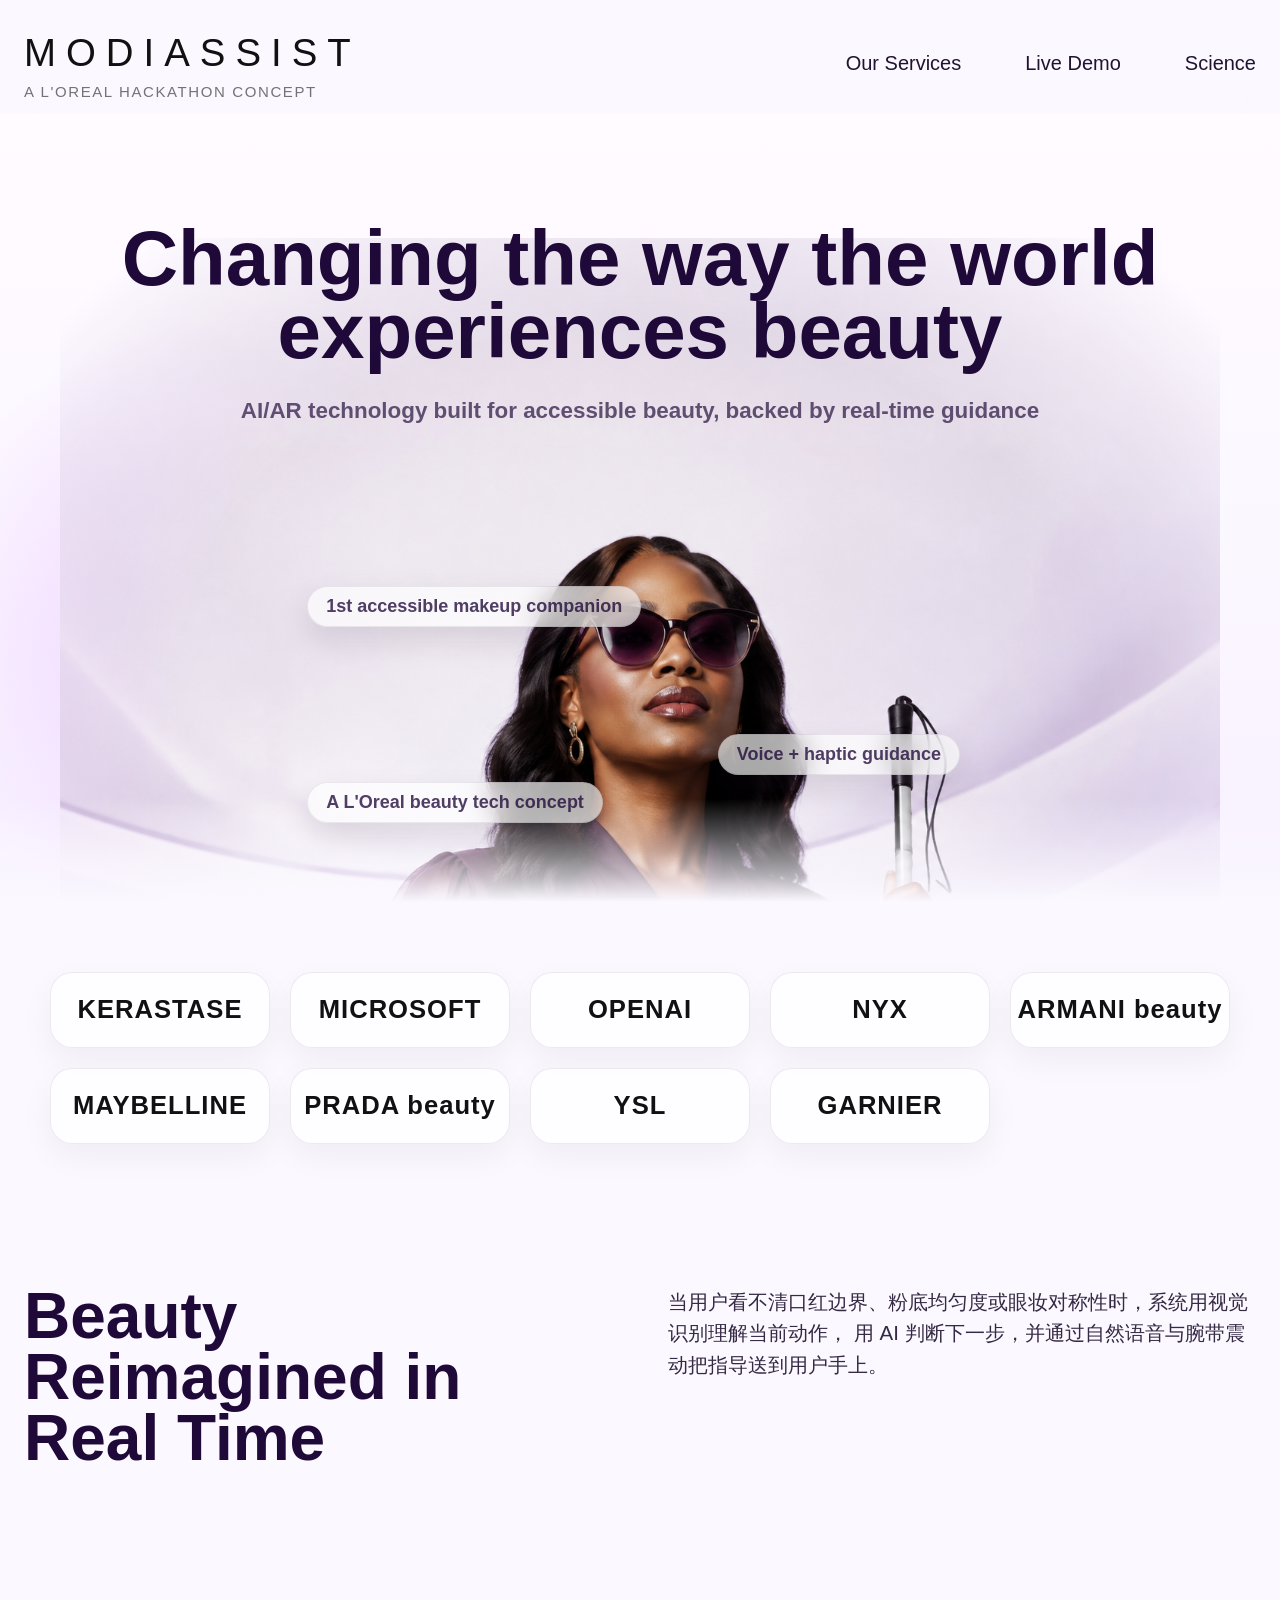
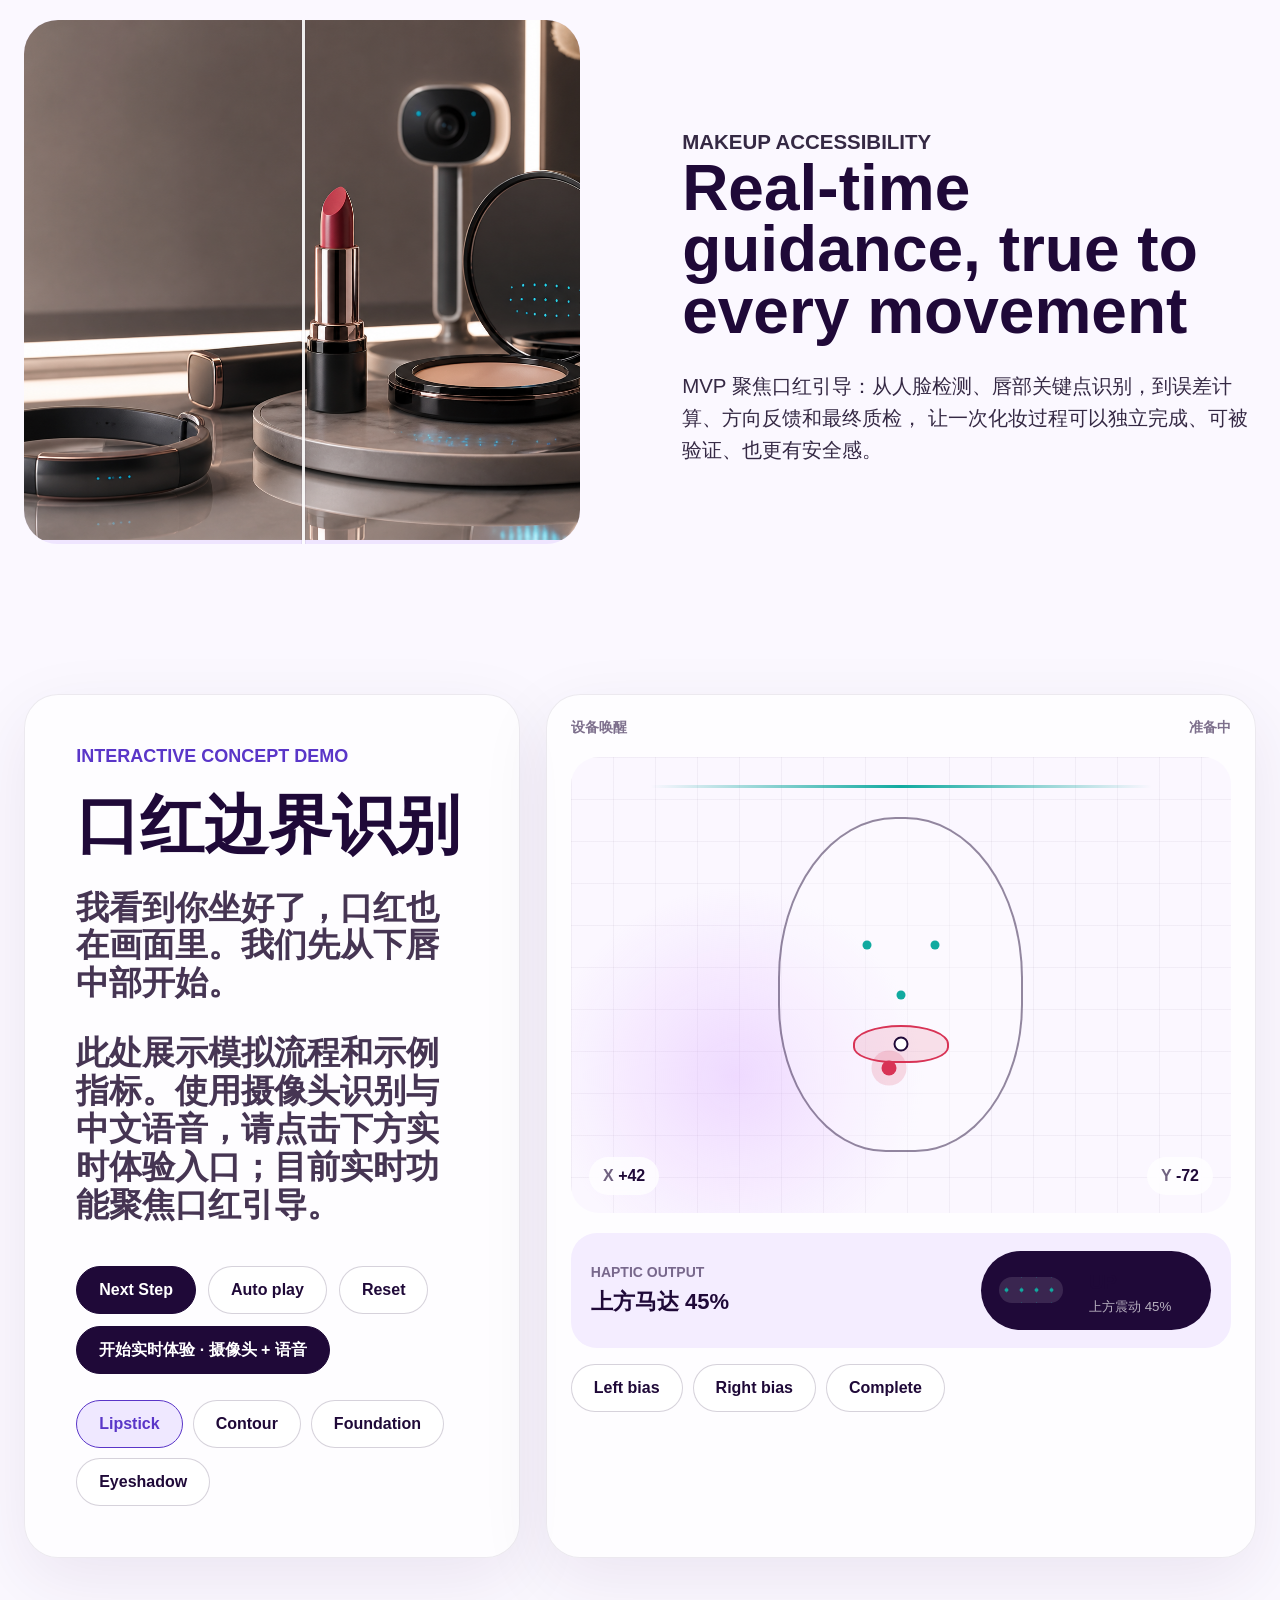
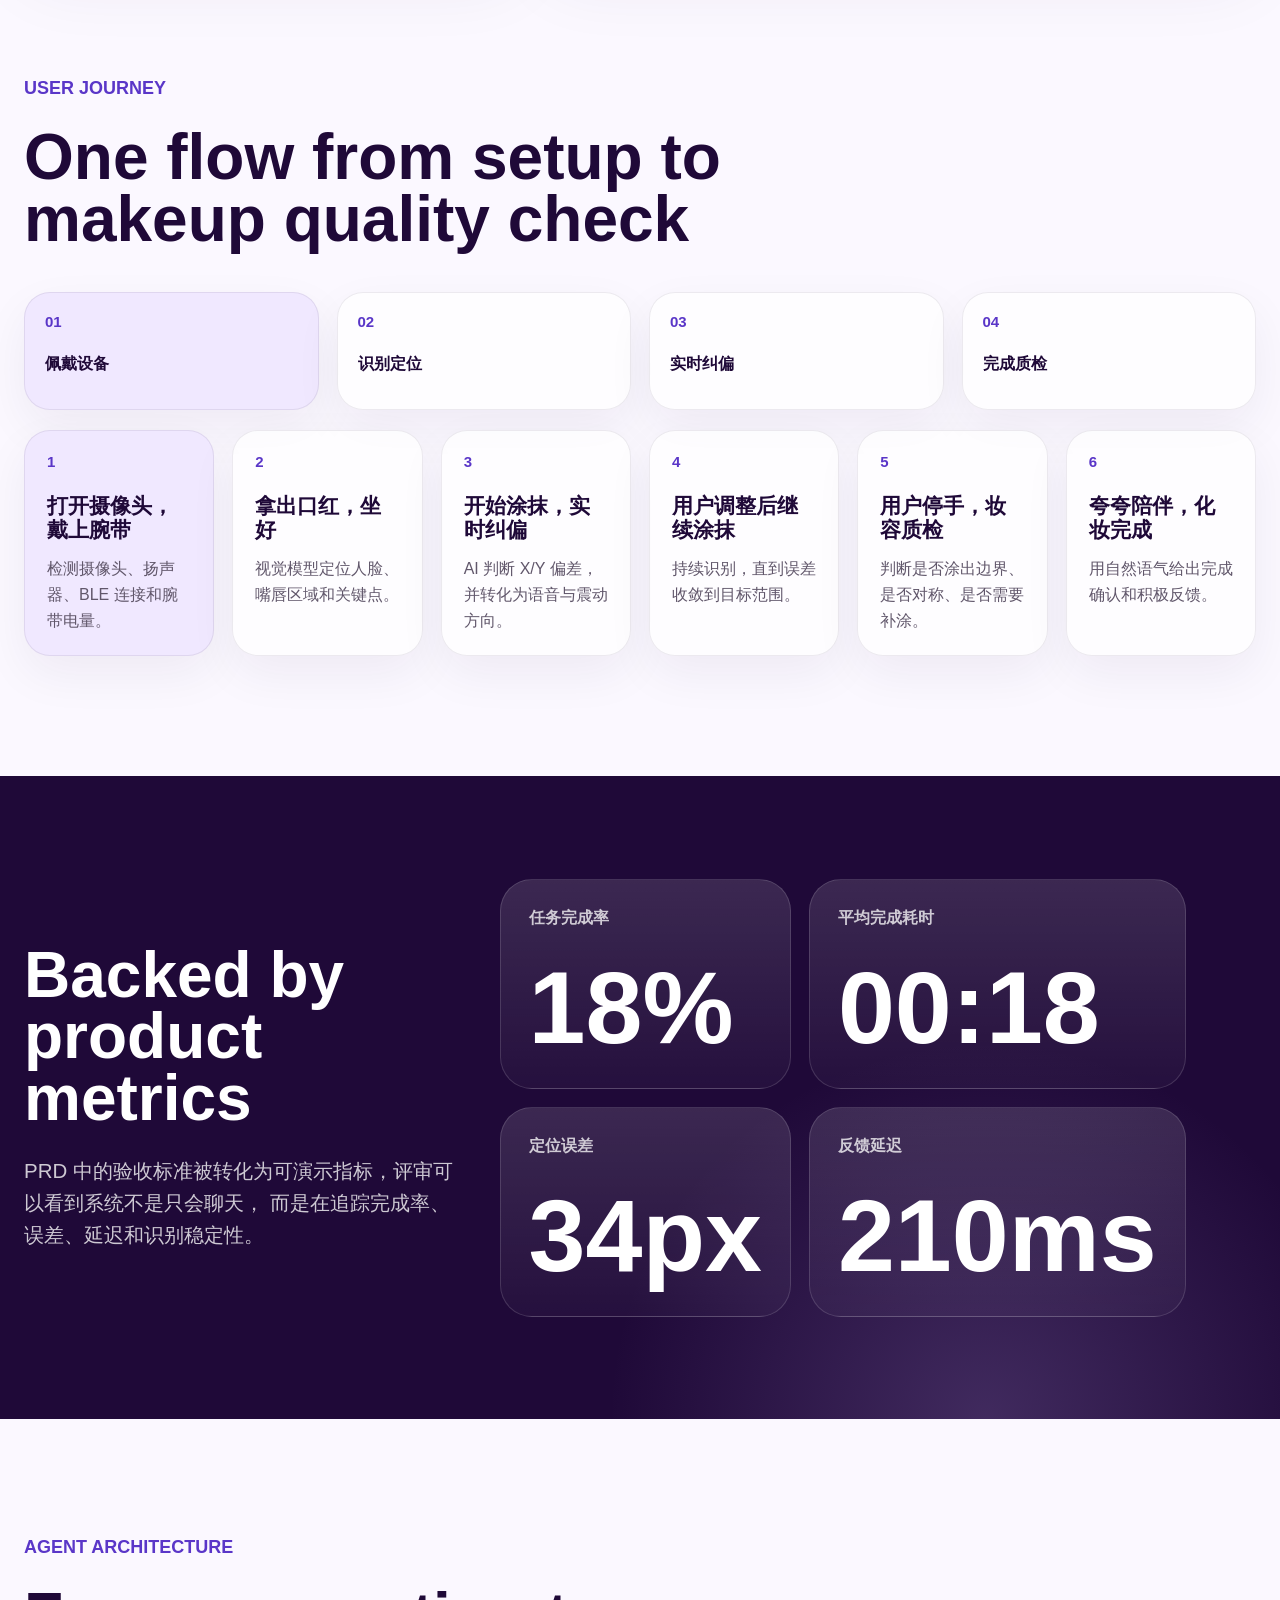
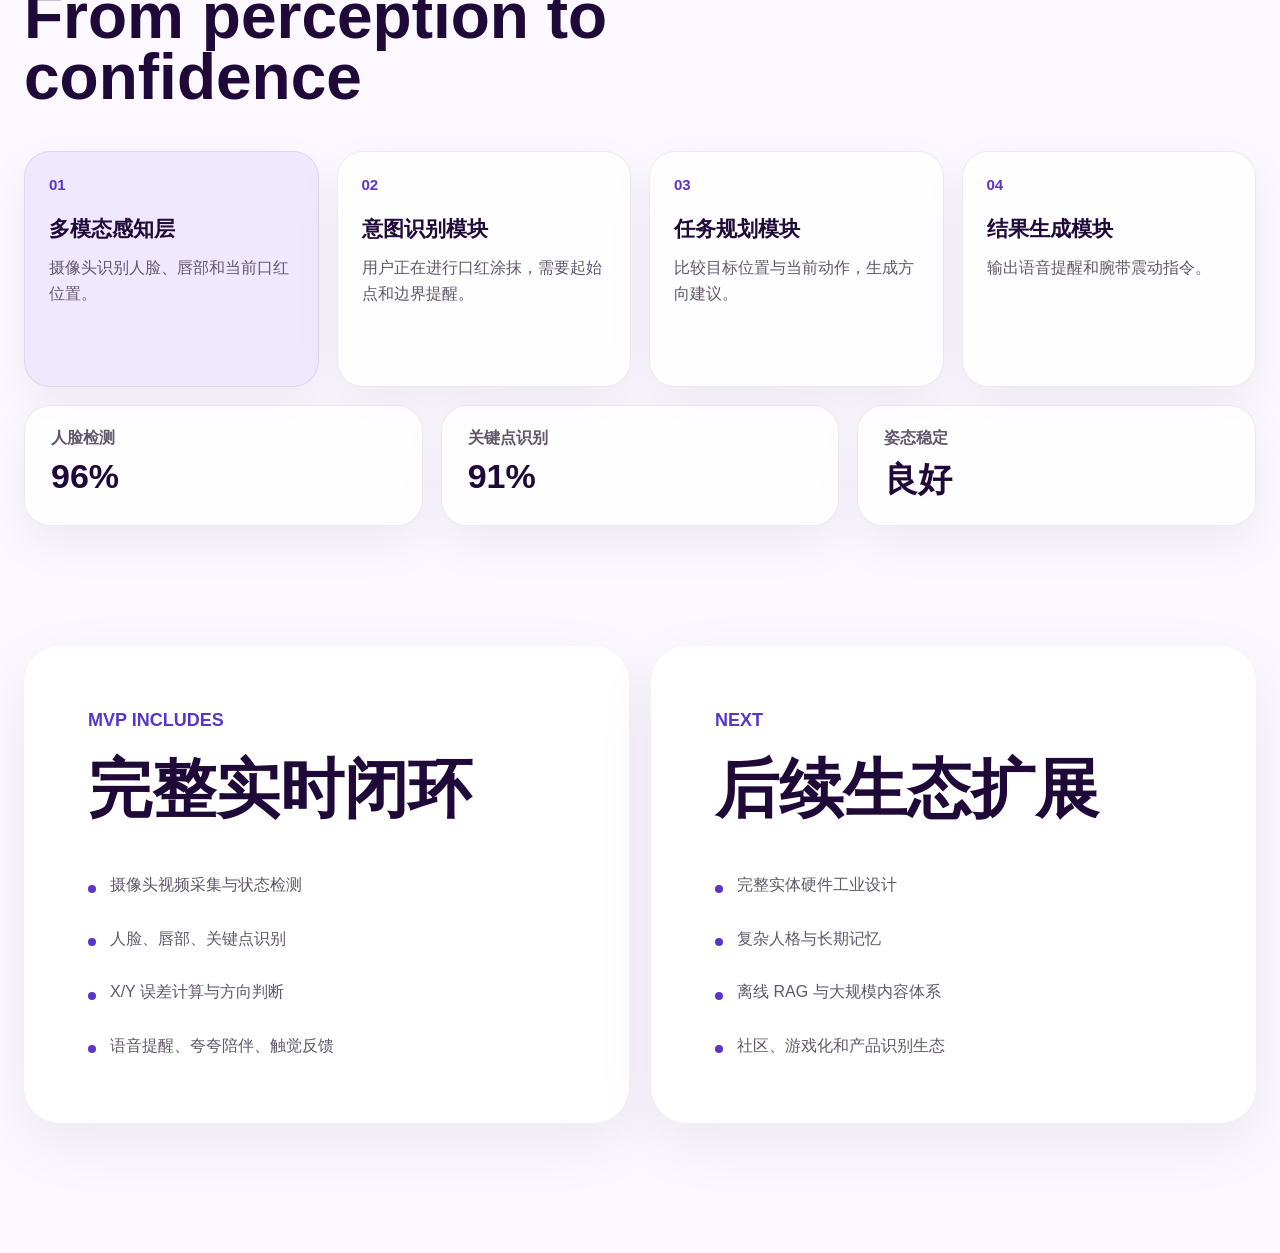
<file: web/index.html>
<!doctype html>
<html lang="zh-CN">
  <head>
    <meta charset="UTF-8" />
    <meta name="viewport" content="width=device-width, initial-scale=1.0" />
    <title>MODIASSIST - Accessible Beauty Technology</title>
    <meta
      name="description"
      content="A ModiFace-inspired web demo for AI makeup guidance with voice and haptic feedback."
    />
    <link rel="stylesheet" href="./styles.css?v=blind-hero" />
  </head>
  <body>
    <header class="nav">
      <a class="logo" href="#top" aria-label="MODIASSIST">
        <strong>MODIASSIST</strong>
        <span>A L'OREAL HACKATHON CONCEPT</span>
      </a>
      <nav aria-label="页面导航">
        <a href="#services">Our Services</a>
        <a href="#demo">Live Demo</a>
        <a href="#science">Science</a>
      </nav>
    </header>

    <main id="top">
      <section class="hero">
        <div class="hero-content">
          <h1>Changing the way the world experiences beauty</h1>
          <p>AI/AR technology built for accessible beauty, backed by real-time guidance</p>
        </div>
        <img class="hero-person" src="./assets/blind-hero.png" alt="佩戴墨镜并手持白杖的时尚视障女性" />
        <div class="hero-chip chip-one">1st accessible makeup companion</div>
        <div class="hero-chip chip-two">Voice + haptic guidance</div>
        <div class="hero-chip chip-three">A L'Oreal beauty tech concept</div>
      </section>

      <section class="brand-cloud" aria-label="合作品牌示意">
        <div>KERASTASE</div>
        <div>MICROSOFT</div>
        <div>OPENAI</div>
        <div>NYX</div>
        <div>ARMANI beauty</div>
        <div>MAYBELLINE</div>
        <div>PRADA beauty</div>
        <div>YSL</div>
        <div>GARNIER</div>
      </section>

      <section class="manifesto" id="services">
        <h2>Beauty Reimagined in Real Time</h2>
        <p>
          当用户看不清口红边界、粉底均匀度或眼妆对称性时，系统用视觉识别理解当前动作，
          用 AI 判断下一步，并通过自然语音与腕带震动把指导送到用户手上。
        </p>
      </section>

      <section class="feature-split">
        <figure>
          <img src="./assets/beauty-agent-product.png" alt="口红、摄像头和触觉腕带产品概念图" />
          <span class="before-after-line"></span>
        </figure>
        <div>
          <p class="eyebrow">MAKEUP ACCESSIBILITY</p>
          <h2>Real-time guidance, true to every movement</h2>
          <p>
            MVP 聚焦口红引导：从人脸检测、唇部关键点识别，到误差计算、方向反馈和最终质检，
            让一次化妆过程可以独立完成、可被验证、也更有安全感。
          </p>
        </div>
      </section>

      <section class="live-demo" id="demo">
        <div class="demo-copy">
          <p class="eyebrow">INTERACTIVE CONCEPT DEMO</p>
          <h2 id="cameraTitle">口红边界识别</h2>
          <p id="voiceText">接下来要往左边多涂一点哦，左侧震动会提醒你。</p>
          <p>此处展示模拟流程和示例指标。使用摄像头识别与中文语音，请点击下方实时体验入口；目前实时功能聚焦口红引导。</p>
          <div class="demo-actions">
            <button class="primary-action" id="nextStep" type="button">Next Step</button>
            <button class="ghost-action" id="autoRun" type="button">Auto play</button>
            <button class="ghost-action" id="resetTop" type="button">Reset</button>
            <a class="primary-action real-demo-link" href="./vision-demo/index.html">开始实时体验 · 摄像头 + 语音</a>
          </div>
          <div class="scenario-tabs" role="tablist" aria-label="化妆任务">
            <button class="scenario-tab is-selected" type="button" data-scenario="lip">Lipstick</button>
            <button class="scenario-tab" type="button" data-scenario="contour">Contour</button>
            <button class="scenario-tab" type="button" data-scenario="base">Foundation</button>
            <button class="scenario-tab" type="button" data-scenario="eye">Eyeshadow</button>
          </div>
        </div>

        <div class="demo-device">
          <div class="device-head">
            <span id="cameraStatus">采集中</span>
            <strong id="feedbackMode">纠偏中</strong>
          </div>
          <div class="face-stage" aria-label="模拟摄像头识别画面">
            <div class="scan-line"></div>
            <div class="face-outline">
              <span class="landmark left-eye"></span>
              <span class="landmark right-eye"></span>
              <span class="landmark nose"></span>
              <span class="lip-zone" id="targetZone"></span>
              <span class="current-dot" id="currentDot"></span>
              <span class="target-dot" id="targetDot"></span>
            </div>
            <div class="axis-label x-axis">X <strong id="xError">+80</strong></div>
            <div class="axis-label y-axis">Y <strong id="yError">-60</strong></div>
          </div>

          <div class="wrist-row">
            <div>
              <span>HAPTIC OUTPUT</span>
              <strong id="hapticPulse">左侧马达 70%</strong>
            </div>
            <div class="band-core">
              <i></i>
              <strong id="bandCommand">LEFT</strong>
              <small id="bandHint">左侧震动 300ms</small>
            </div>
          </div>

          <div class="micro-actions">
            <button type="button" data-command="LEFT">Left bias</button>
            <button type="button" data-command="RIGHT">Right bias</button>
            <button type="button" data-command="COMPLETE">Complete</button>
          </div>
          <div class="motor-map" aria-hidden="true">
            <span class="motor" data-motor="up">Up</span>
            <span class="motor is-active" data-motor="left">Left</span>
            <span class="motor" data-motor="right">Right</span>
            <span class="motor" data-motor="down">Down</span>
          </div>
        </div>
      </section>

      <section class="journey-section">
        <p class="eyebrow">USER JOURNEY</p>
        <h2>One flow from setup to makeup quality check</h2>
        <div class="journey-strip" aria-label="当前演示旅程">
          <div class="journey-step is-active" data-step-dot="0"><span>01</span><strong>佩戴设备</strong></div>
          <div class="journey-step" data-step-dot="1"><span>02</span><strong>识别定位</strong></div>
          <div class="journey-step" data-step-dot="2"><span>03</span><strong>实时纠偏</strong></div>
          <div class="journey-step" data-step-dot="3"><span>04</span><strong>完成质检</strong></div>
        </div>
        <div class="flow-board" aria-label="MVP 用户流程">
          <div class="flow-card is-active" data-flow="0"><span>1</span><strong>打开摄像头，戴上腕带</strong><p>检测摄像头、扬声器、BLE 连接和腕带电量。</p></div>
          <div class="flow-card" data-flow="1"><span>2</span><strong>拿出口红，坐好</strong><p>视觉模型定位人脸、嘴唇区域和关键点。</p></div>
          <div class="flow-card" data-flow="2"><span>3</span><strong>开始涂抹，实时纠偏</strong><p>AI 判断 X/Y 偏差，并转化为语音与震动方向。</p></div>
          <div class="flow-card" data-flow="3"><span>4</span><strong>用户调整后继续涂抹</strong><p>持续识别，直到误差收敛到目标范围。</p></div>
          <div class="flow-card" data-flow="4"><span>5</span><strong>用户停手，妆容质检</strong><p>判断是否涂出边界、是否对称、是否需要补涂。</p></div>
          <div class="flow-card" data-flow="5"><span>6</span><strong>夸夸陪伴，化妆完成</strong><p>用自然语气给出完成确认和积极反馈。</p></div>
        </div>
      </section>

      <section class="science" id="science">
        <div>
          <h2>Backed by product metrics</h2>
          <p>
            PRD 中的验收标准被转化为可演示指标，评审可以看到系统不是只会聊天，
            而是在追踪完成率、误差、延迟和识别稳定性。
          </p>
        </div>
        <div class="metric-grid">
          <article><span>任务完成率</span><strong id="completionRate">86%</strong></article>
          <article><span>平均完成耗时</span><strong id="durationMetric">02:48</strong></article>
          <article><span>定位误差</span><strong id="errorMetric">8px</strong></article>
          <article><span>反馈延迟</span><strong id="latencyMetric">180ms</strong></article>
        </div>
      </section>

      <section class="agent-section">
        <p class="eyebrow">AGENT ARCHITECTURE</p>
        <h2>From perception to confidence</h2>
        <ol class="agent-chain">
          <li class="is-current" data-chain="0"><span>01</span><strong>多模态感知层</strong><p id="senseText">摄像头识别人脸、唇部和当前口红位置。</p></li>
          <li data-chain="1"><span>02</span><strong>意图识别模块</strong><p id="intentText">用户正在进行口红涂抹，需要起始点和边界提醒。</p></li>
          <li data-chain="2"><span>03</span><strong>任务规划模块</strong><p id="planText">比较目标位置与当前动作，生成方向建议。</p></li>
          <li data-chain="3"><span>04</span><strong>结果生成模块</strong><p id="resultText">输出语音提醒和腕带震动指令。</p></li>
        </ol>
        <div class="recognition-list">
          <div><span>人脸检测</span><strong id="faceConfidence">98%</strong></div>
          <div><span>关键点识别</span><strong id="landmarkConfidence">94%</strong></div>
          <div><span>姿态稳定</span><strong id="poseStatus">良好</strong></div>
        </div>
      </section>

      <section class="scope-section" id="scope">
        <article>
          <p class="eyebrow">MVP INCLUDES</p>
          <h2>完整实时闭环</h2>
          <ul>
            <li>摄像头视频采集与状态检测</li>
            <li>人脸、唇部、关键点识别</li>
            <li>X/Y 误差计算与方向判断</li>
            <li>语音提醒、夸夸陪伴、触觉反馈</li>
          </ul>
        </article>
        <article>
          <p class="eyebrow">NEXT</p>
          <h2>后续生态扩展</h2>
          <ul>
            <li>完整实体硬件工业设计</li>
            <li>复杂人格与长期记忆</li>
            <li>离线 RAG 与大规模内容体系</li>
            <li>社区、游戏化和产品识别生态</li>
          </ul>
        </article>
      </section>
    </main>

    <script src="./app.js"></script>
  </body>
</html>
</file>
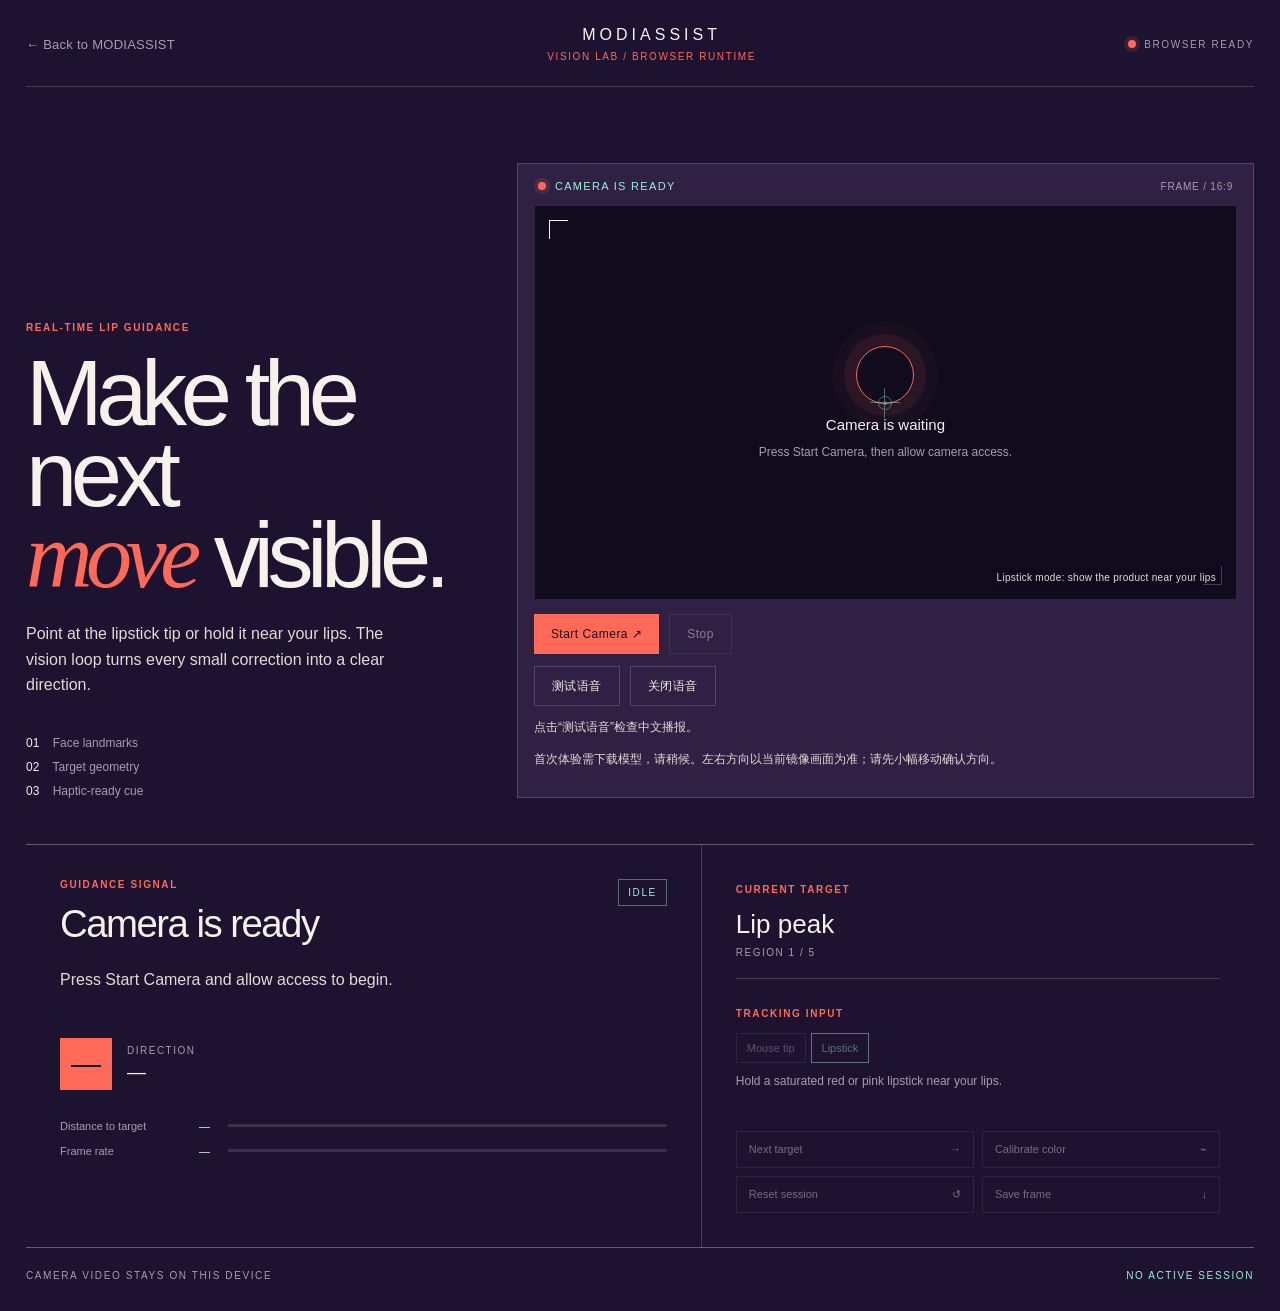
<file: web/vision-demo/index.html>
<!doctype html>
<html lang="en">
  <head>
    <meta charset="UTF-8" />
    <meta name="viewport" content="width=device-width, initial-scale=1.0" />
    <meta name="theme-color" content="#1d1230" />
    <title>Vision Demo — MODIASSIST</title>
    <link rel="stylesheet" href="./vision-demo.css" />
  </head>
  <body>
    <main class="vision-shell">
      <header class="vision-nav">
        <a class="back-link" href="../index.html">← Back to MODIASSIST</a>
        <div class="wordmark"><strong>MODIASSIST</strong><span>VISION LAB / BROWSER RUNTIME</span></div>
        <div class="service-pill" id="servicePill"><i></i><span id="serviceText">Browser ready</span></div>
      </header>

      <section class="vision-hero">
        <div class="hero-copy">
          <p class="eyebrow">REAL-TIME LIP GUIDANCE</p>
          <h1>Make the next<br /><em>move</em> visible.</h1>
          <p class="hero-lede">Point at the lipstick tip or hold it near your lips. The vision loop turns every small correction into a clear direction.</p>
          <div class="hero-notes">
            <span><b>01</b> Face landmarks</span>
            <span><b>02</b> Target geometry</span>
            <span><b>03</b> Haptic-ready cue</span>
          </div>
        </div>

        <section class="camera-card" aria-label="Live vision camera">
          <div class="camera-card-head">
            <div><span class="live-dot"></span><span id="cameraState">READY TO START</span></div>
            <span class="frame-label">FRAME / 16:9</span>
          </div>
          <div class="video-wrap" id="videoWrap">
            <div class="video-placeholder" id="videoPlaceholder">
              <span class="placeholder-ring"></span>
              <strong>Camera is waiting</strong>
              <small>Press Start Camera, then allow camera access.</small>
            </div>
            <video id="cameraVideo" autoplay playsinline muted aria-hidden="true"></video>
            <canvas id="videoFeed" role="img" aria-label="Live camera view with lip and guidance markers"></canvas>
            <div class="crosshair" aria-hidden="true"><i></i><b></b></div>
            <div class="pointer-help" id="pointerHelp">Lipstick mode: show the product near your lips</div>
          </div>
          <div class="camera-actions">
            <button class="button button-primary" id="startCamera" type="button">Start Camera <span>↗</span></button>
            <button class="button button-quiet" id="stopCamera" type="button" disabled>Stop</button>
          </div>
          <div class="speech-controls" role="group" aria-label="中文语音控制">
            <button class="button button-quiet" id="testSpeech" type="button">测试语音</button>
            <button class="button button-quiet" id="toggleSpeech" type="button" aria-pressed="true">关闭语音</button>
          </div>
          <p class="speech-status" id="speechStatus" role="status">正在检查语音支持。</p>
          <p class="speech-status">首次体验需下载模型，请稍候。左右方向以当前镜像画面为准；请先小幅移动确认方向。</p>
        </section>
      </section>

      <section class="control-deck" aria-label="Vision controls and guidance">
        <div class="deck-main">
          <div class="deck-heading">
            <div><p class="eyebrow">GUIDANCE SIGNAL</p><h2 id="guidanceTitle">Waiting for a face</h2></div>
            <span class="status-code" id="statusCode">IDLE</span>
          </div>
          <p class="guidance-message" id="guidanceMessage" role="status">Start the camera, then keep one face centered in the frame.</p>
          <div class="direction-lockup"><span class="direction-arrow" id="directionArrow">↗</span><div><small>DIRECTION</small><strong id="directionValue">—</strong></div></div>
          <div class="meter-row"><div><span>Distance to target</span><strong id="distanceValue">—</strong></div><div class="meter"><i id="distanceMeter"></i></div></div>
          <div class="meter-row"><div><span>Frame rate</span><strong id="fpsValue">—</strong></div><div class="meter meter-teal"><i id="fpsMeter"></i></div></div>
        </div>

        <aside class="deck-side">
          <div class="target-card"><span class="eyebrow">CURRENT TARGET</span><strong id="targetValue">Lip peak</strong><small id="targetProgress">Region 1 / 5</small></div>
          <div class="mode-card"><span class="eyebrow">TRACKING INPUT</span><div class="mode-switch" role="group" aria-label="Tracking mode"><button class="mode-button" data-mode="mouse" type="button">Mouse tip</button><button class="mode-button is-selected" data-mode="lipstick" type="button">Lipstick</button></div><p id="modeHint">Hold a saturated red or pink lipstick near your lips.</p></div>
          <div class="control-grid"><button class="control-button" id="nextTarget" type="button">Next target <span>→</span></button><button class="control-button" id="calibrate" type="button">Calibrate color <span>⌁</span></button><button class="control-button" id="resetSession" type="button">Reset session <span>↺</span></button><button class="control-button" id="saveScreenshot" type="button">Save frame <span>↓</span></button></div>
        </aside>
      </section>

      <footer class="vision-footer"><span>CAMERA VIDEO STAYS ON THIS DEVICE</span><span id="footerStatus">No active session</span></footer>
    </main>
    <script type="module" src="./vision-demo.js"></script>
  </body>
</html>
</file>
<file: web/styles.css>
:root {
  --bg: #fbf8ff;
  --lavender: #f3e8ff;
  --lavender-2: #efe5ff;
  --purple: #1f0938;
  --purple-2: #321a50;
  --muted: #61576b;
  --violet: #5a36c8;
  --chip: rgba(255, 255, 255, 0.74);
  --line: rgba(31, 9, 56, 0.1);
  --red: #d83355;
  --teal: #11aaa0;
  --white: #ffffff;
}

* {
  box-sizing: border-box;
}

html {
  scroll-behavior: smooth;
}

body {
  min-width: 320px;
  margin: 0;
  background: var(--bg);
  color: var(--purple);
  font-family:
    "Inter", "Helvetica Neue", Arial, "Microsoft YaHei", sans-serif;
}

button,
a {
  font: inherit;
}

button {
  cursor: pointer;
}

a {
  color: inherit;
  text-decoration: none;
}

.nav {
  position: sticky;
  top: 0;
  z-index: 50;
  display: grid;
  width: min(1260px, calc(100% - 48px));
  grid-template-columns: 1fr auto;
  gap: 32px;
  align-items: start;
  margin: 0 auto;
  padding: 36px 0 14px;
  background: rgba(251, 248, 255, 0.82);
  backdrop-filter: blur(18px);
}

.logo {
  display: grid;
  width: fit-content;
}

.logo strong {
  color: #111;
  font-size: clamp(28px, 3vw, 44px);
  font-weight: 400;
  letter-spacing: 10px;
  line-height: 0.9;
}

.logo span {
  margin-top: 12px;
  color: rgba(17, 17, 17, 0.58);
  font-size: 15px;
  letter-spacing: 1.6px;
}

.nav nav {
  display: flex;
  gap: clamp(34px, 5vw, 76px);
  align-items: center;
  padding-top: 16px;
  color: #21132f;
  font-size: 20px;
}

.hero {
  position: relative;
  min-height: calc(100vh - 112px);
  overflow: hidden;
  background:
    radial-gradient(circle at 18% 66%, rgba(224, 161, 255, 0.46), transparent 27%),
    linear-gradient(180deg, #fffbff 0%, #fbf7ff 58%, #f7f0ff 100%);
}

.hero-content {
  position: relative;
  z-index: 8;
  width: min(1180px, calc(100% - 48px));
  margin: 0 auto;
  padding-top: clamp(112px, 13vh, 160px);
  text-align: center;
}

.hero h1 {
  max-width: 1040px;
  margin: 0 auto;
  color: var(--purple);
  font-size: clamp(48px, 6.1vw, 104px);
  font-weight: 760;
  letter-spacing: 0;
  line-height: 0.94;
}

.hero p {
  position: relative;
  z-index: 8;
  margin: 30px auto 0;
  color: rgba(31, 9, 56, 0.68);
  font-size: clamp(18px, 1.75vw, 28px);
  font-weight: 600;
  text-shadow: 0 18px 32px rgba(251, 248, 255, 0.95);
}

.hero-person {
  position: absolute;
  left: 50%;
  bottom: -220px;
  z-index: 1;
  width: min(1720px, 100vw);
  height: auto;
  transform: translateX(-50%);
  filter: drop-shadow(0 36px 52px rgba(43, 22, 58, 0.16));
  -webkit-mask-image: radial-gradient(ellipse 64% 76% at 50% 58%, #000 0 62%, transparent 100%);
  mask-image: radial-gradient(ellipse 64% 76% at 50% 58%, #000 0 62%, transparent 100%);
}

.hero::after {
  position: absolute;
  inset: auto 0 0;
  z-index: 3;
  height: 112px;
  background: linear-gradient(180deg, transparent 8%, rgba(251, 248, 255, 0.72) 78%, var(--bg));
  content: "";
  pointer-events: none;
}

.hero-chip {
  position: absolute;
  z-index: 9;
  padding: 9px 18px;
  border: 1px solid rgba(31, 9, 56, 0.08);
  border-radius: 999px;
  background: rgba(255, 255, 255, 0.66);
  box-shadow: 0 14px 30px rgba(39, 18, 56, 0.12);
  color: rgba(31, 9, 56, 0.78);
  font-size: 18px;
  font-weight: 750;
  backdrop-filter: blur(14px);
}

.chip-one {
  left: 26%;
  top: 58%;
}

.chip-two {
  right: 24%;
  bottom: 18%;
}

.chip-three {
  left: 24%;
  bottom: 11%;
}

.brand-cloud {
  display: grid;
  width: min(1180px, calc(100% - 48px));
  grid-template-columns: repeat(5, 1fr);
  gap: 20px;
  margin: 70px auto 132px;
}

.brand-cloud div {
  display: grid;
  min-height: 76px;
  place-items: center;
  border: 1px solid rgba(31, 9, 56, 0.08);
  border-radius: 22px;
  background: rgba(255, 255, 255, 0.68);
  box-shadow: 0 12px 32px rgba(42, 19, 61, 0.05);
  color: #111;
  font-size: clamp(20px, 2vw, 34px);
  font-weight: 800;
  letter-spacing: 1px;
}

.manifesto,
.feature-split,
.live-demo,
.journey-section,
.agent-section,
.scope-section {
  width: min(1260px, calc(100% - 48px));
  margin: 0 auto;
}

#services,
#demo,
#science,
#scope {
  scroll-margin-top: 128px;
}

.manifesto {
  display: grid;
  grid-template-columns: 0.9fr 1fr;
  gap: clamp(60px, 9vw, 140px);
  align-items: start;
  padding: 10px 0 150px;
}

.manifesto h2,
.feature-split h2,
.live-demo h2,
.journey-section h2,
.agent-section h2,
.science h2,
.scope-section h2 {
  margin: 0;
  color: var(--purple);
  font-size: clamp(42px, 5vw, 74px);
  font-weight: 780;
  letter-spacing: 0;
  line-height: 0.96;
}

.manifesto p,
.feature-split p,
.science p {
  margin: 0;
  color: #352944;
  font-size: clamp(19px, 1.6vw, 26px);
  line-height: 1.55;
}

.feature-split {
  display: grid;
  grid-template-columns: 0.92fr 0.95fr;
  gap: clamp(60px, 8vw, 120px);
  align-items: center;
  padding-bottom: 150px;
}

.feature-split figure {
  position: relative;
  min-height: 520px;
  margin: 0;
  overflow: hidden;
  border-radius: 34px;
  background: var(--lavender-2);
}

.feature-split img {
  width: 100%;
  height: 100%;
  min-height: 520px;
  object-fit: cover;
}

.before-after-line {
  position: absolute;
  top: 0;
  bottom: 0;
  left: 50%;
  width: 3px;
  background: rgba(255, 255, 255, 0.9);
  box-shadow: 0 0 0 1px rgba(31, 9, 56, 0.06);
}

.eyebrow {
  margin: 0 0 28px;
  color: var(--violet);
  font-size: 18px;
  font-weight: 800;
  letter-spacing: 0;
}

.feature-split p {
  margin-top: 28px;
}

.live-demo {
  display: grid;
  grid-template-columns: 0.74fr 1.06fr;
  gap: 26px;
  padding-bottom: 120px;
}

.demo-copy,
.demo-device {
  border: 1px solid rgba(31, 9, 56, 0.08);
  border-radius: 34px;
  background: rgba(255, 255, 255, 0.72);
  box-shadow: 0 22px 70px rgba(48, 19, 72, 0.08);
}

.demo-copy {
  display: flex;
  min-height: 640px;
  flex-direction: column;
  justify-content: center;
  padding: clamp(32px, 4vw, 58px);
}

.demo-copy p:not(.eyebrow) {
  margin: 32px 0 0;
  color: #463553;
  font-size: clamp(25px, 2.6vw, 44px);
  font-weight: 760;
  line-height: 1.14;
}

.demo-actions {
  display: flex;
  flex-wrap: wrap;
  gap: 12px;
  margin-top: 42px;
}

.primary-action,
.ghost-action,
.scenario-tab,
.micro-actions button {
  min-height: 48px;
  border: 1px solid rgba(31, 9, 56, 0.18);
  border-radius: 999px;
  padding: 0 22px;
  background: var(--white);
  color: var(--purple);
  font-weight: 760;
}

.primary-action {
  border-color: var(--purple);
  background: var(--purple);
  color: var(--white);
}

.real-demo-link {
  display: inline-flex;
  align-items: center;
}

.primary-action:hover,
.ghost-action:hover,
.scenario-tab:hover,
.micro-actions button:hover {
  border-color: var(--violet);
  background: var(--violet);
  color: var(--white);
}

.scenario-tabs {
  display: flex;
  flex-wrap: wrap;
  gap: 10px;
  margin-top: 26px;
}

.scenario-tab.is-selected {
  border-color: var(--violet);
  background: #efe8ff;
  color: var(--violet);
}

.demo-device {
  padding: 24px;
}

.device-head,
.wrist-row {
  display: flex;
  justify-content: space-between;
  gap: 16px;
  align-items: center;
}

.device-head span,
.device-head strong,
.wrist-row span {
  color: rgba(31, 9, 56, 0.58);
  font-size: 14px;
  font-weight: 800;
  text-transform: uppercase;
}

.face-stage {
  position: relative;
  display: grid;
  place-items: center;
  min-height: 456px;
  margin: 20px 0;
  overflow: hidden;
  border-radius: 28px;
  background:
    radial-gradient(circle at 25% 70%, rgba(219, 170, 255, 0.38), transparent 32%),
    linear-gradient(rgba(31, 9, 56, 0.045) 1px, transparent 1px),
    linear-gradient(90deg, rgba(31, 9, 56, 0.045) 1px, transparent 1px),
    #fbf7ff;
  background-size: auto, 42px 42px, 42px 42px, auto;
}

.scan-line {
  position: absolute;
  top: 28px;
  left: 12%;
  width: 76%;
  height: 3px;
  border-radius: 99px;
  background: linear-gradient(90deg, transparent, var(--teal), transparent);
  animation: scan 3.2s ease-in-out infinite;
}

@keyframes scan {
  50% {
    transform: translateY(380px);
  }
}

.face-outline {
  position: relative;
  width: 245px;
  height: 335px;
  border: 2px solid rgba(31, 9, 56, 0.48);
  border-radius: 48% 48% 44% 44%;
  background: rgba(255, 255, 255, 0.3);
}

.landmark,
.lip-zone,
.current-dot,
.target-dot {
  position: absolute;
  transform: translate(-50%, -50%);
}

.landmark {
  width: 9px;
  height: 9px;
  border-radius: 99px;
  background: var(--teal);
}

.left-eye {
  top: 38%;
  left: 36%;
}

.right-eye {
  top: 38%;
  left: 64%;
}

.nose {
  top: 53%;
  left: 50%;
}

.lip-zone {
  top: 68%;
  left: 50%;
  width: 96px;
  height: 38px;
  border: 2px solid var(--red);
  border-radius: 60% 60% 50% 50%;
  background: rgba(216, 51, 85, 0.13);
}

.current-dot,
.target-dot {
  width: 15px;
  height: 15px;
  border-radius: 99px;
}

.target-dot {
  top: 68%;
  left: 50%;
  border: 2px solid var(--purple);
  background: var(--white);
}

.current-dot {
  top: 72%;
  left: 42%;
  background: var(--red);
  box-shadow: 0 0 0 10px rgba(216, 51, 85, 0.16);
  transition:
    left 280ms ease,
    top 280ms ease;
}

.axis-label {
  position: absolute;
  bottom: 18px;
  padding: 10px 14px;
  border-radius: 999px;
  background: rgba(255, 255, 255, 0.74);
  color: rgba(31, 9, 56, 0.64);
  font-weight: 760;
  backdrop-filter: blur(10px);
}

.axis-label strong {
  color: var(--purple);
}

.x-axis {
  left: 18px;
}

.y-axis {
  right: 18px;
}

.wrist-row {
  padding: 18px 20px;
  border-radius: 26px;
  background: #f4edff;
}

.wrist-row strong {
  display: block;
  margin-top: 6px;
  color: var(--purple);
  font-size: 22px;
}

.band-core {
  display: grid;
  min-width: 230px;
  min-height: 78px;
  grid-template-columns: 74px 1fr;
  gap: 4px 16px;
  align-items: center;
  padding: 14px 18px;
  border-radius: 999px;
  background: var(--purple);
  color: var(--white);
}

.band-core i {
  grid-row: span 2;
  display: block;
  width: 64px;
  height: 26px;
  border-radius: 999px;
  background:
    radial-gradient(circle, var(--teal) 0 18%, transparent 20%) 0 50% / 15px 15px,
    rgba(255, 255, 255, 0.12);
}

.band-core strong {
  font-size: 20px;
}

.band-core small {
  color: rgba(255, 255, 255, 0.68);
}

.micro-actions {
  display: flex;
  flex-wrap: wrap;
  gap: 10px;
  margin-top: 16px;
}

.motor-map {
  display: none;
}

.motor.is-active {
  animation: pulse 760ms ease-in-out infinite;
}

@keyframes pulse {
  50% {
    transform: scale(1.04);
  }
}

.journey-section,
.agent-section {
  padding-bottom: 120px;
}

.journey-section h2,
.agent-section h2 {
  max-width: 850px;
}

.journey-strip,
.flow-board,
.agent-chain,
.recognition-list {
  display: grid;
  gap: 18px;
}

.journey-strip {
  grid-template-columns: repeat(4, 1fr);
  margin: 42px 0 20px;
}

.journey-step,
.flow-card,
.agent-chain li,
.recognition-list div {
  border: 1px solid rgba(31, 9, 56, 0.08);
  border-radius: 26px;
  background: rgba(255, 255, 255, 0.72);
  box-shadow: 0 18px 48px rgba(40, 17, 61, 0.06);
}

.journey-step {
  min-height: 118px;
  padding: 20px;
}

.journey-step span,
.flow-card span,
.agent-chain li > span {
  display: block;
  margin-bottom: 24px;
  color: var(--violet);
  font-size: 15px;
  font-weight: 850;
}

.journey-step.is-active,
.flow-card.is-active,
.agent-chain li.is-current {
  background: #f0e8ff;
}

.flow-board {
  grid-template-columns: repeat(6, 1fr);
}

.flow-card {
  min-height: 220px;
  padding: 22px;
}

.flow-card strong,
.agent-chain strong {
  display: block;
  color: var(--purple);
  font-size: 21px;
  line-height: 1.15;
}

.flow-card p,
.agent-chain p,
.scope-section li {
  margin: 14px 0 0;
  color: var(--muted);
  line-height: 1.6;
}

.science {
  display: grid;
  grid-template-columns: 0.86fr 1.14fr;
  gap: 44px;
  align-items: center;
  margin: 0 0 118px;
  padding: clamp(76px, 8vw, 120px) max(24px, calc((100vw - 1260px) / 2));
  background:
    radial-gradient(circle at 77% 100%, rgba(161, 137, 204, 0.26), transparent 32%),
    var(--purple);
  color: var(--white);
}

.science h2 {
  color: var(--white);
}

.science p {
  margin-top: 26px;
  color: rgba(255, 255, 255, 0.78);
}

.metric-grid {
  display: grid;
  grid-template-columns: repeat(2, 1fr);
  gap: 18px;
}

.metric-grid article {
  min-height: 210px;
  padding: 28px;
  border: 1px solid rgba(255, 255, 255, 0.14);
  border-radius: 32px;
  background: linear-gradient(180deg, rgba(255, 255, 255, 0.13), rgba(255, 255, 255, 0.03));
}

.metric-grid span,
.recognition-list span {
  color: rgba(255, 255, 255, 0.76);
  font-size: 16px;
  font-weight: 740;
}

.metric-grid strong {
  display: block;
  margin-top: 34px;
  color: var(--white);
  font-size: clamp(58px, 8vw, 106px);
  line-height: 0.88;
}

.agent-chain {
  grid-template-columns: repeat(4, 1fr);
  padding: 0;
  margin: 42px 0 18px;
  list-style: none;
}

.agent-chain li {
  min-height: 236px;
  padding: 24px;
}

.recognition-list {
  grid-template-columns: repeat(3, 1fr);
}

.recognition-list div {
  padding: 22px 26px;
}

.recognition-list span {
  color: var(--muted);
}

.recognition-list strong {
  display: block;
  margin-top: 8px;
  color: var(--purple);
  font-size: 34px;
}

.scope-section {
  display: grid;
  grid-template-columns: 1fr 1fr;
  gap: 22px;
  padding-bottom: 130px;
}

.scope-section article {
  min-height: 430px;
  padding: clamp(34px, 5vw, 64px);
  border-radius: 36px;
  background: var(--white);
  box-shadow: 0 20px 62px rgba(41, 17, 61, 0.07);
}

.scope-section ul {
  display: grid;
  gap: 14px;
  padding: 0;
  margin: 38px 0 0;
  list-style: none;
}

.scope-section li {
  position: relative;
  padding-left: 22px;
}

.scope-section li::before {
  position: absolute;
  top: 0.78em;
  left: 0;
  width: 8px;
  height: 8px;
  border-radius: 99px;
  background: var(--violet);
  content: "";
}

@media (max-width: 1400px) {
  .hero-content {
    padding-top: clamp(104px, 12vh, 132px);
  }

  .hero-person {
    bottom: -110px;
    width: min(1160px, 96vw);
  }

  .chip-one {
    left: 24%;
    top: 60%;
  }

  .chip-two {
    right: 25%;
    bottom: 16%;
  }

  .chip-three {
    left: 24%;
    bottom: 10%;
  }
}

@media (max-width: 1100px) {
  .brand-cloud {
    grid-template-columns: repeat(3, 1fr);
  }

  .manifesto,
  .feature-split,
  .live-demo,
  .science,
  .scope-section {
    grid-template-columns: 1fr;
  }

  .flow-board,
  .agent-chain {
    grid-template-columns: repeat(2, 1fr);
  }
}

@media (max-width: 760px) {
  .nav {
    position: sticky;
    width: calc(100% - 28px);
    padding-top: 24px;
  }

  .logo strong {
    font-size: 23px;
    letter-spacing: 5px;
  }

  .logo span {
    font-size: 10px;
  }

  .nav nav {
    display: none;
  }

  .hero-content {
    width: calc(100% - 28px);
    padding-top: 58px;
  }

  .hero h1 {
    font-size: clamp(40px, 10.8vw, 56px);
    line-height: 0.96;
  }

  .hero p {
    max-width: 540px;
    margin-top: 20px;
    font-size: 16px;
    line-height: 1.24;
  }

  .hero-person {
    width: 152vw;
    bottom: -190px;
  }

  .hero-chip {
    padding: 8px 12px;
    font-size: 13px;
  }

  .chip-one {
    left: 6%;
    top: 58%;
  }

  .chip-two {
    right: 7%;
    bottom: 19%;
  }

  .chip-three {
    left: 9%;
    bottom: 13%;
  }

  .brand-cloud,
  .journey-strip,
  .flow-board,
  .agent-chain,
  .recognition-list,
  .metric-grid,
  .scope-section {
    grid-template-columns: 1fr;
  }

  .brand-cloud {
    margin-bottom: 72px;
  }

  .manifesto,
  .feature-split,
  .live-demo,
  .journey-section,
  .agent-section,
  .scope-section {
    width: calc(100% - 28px);
  }

  .manifesto,
  .feature-split,
  .live-demo,
  .journey-section,
  .agent-section {
    padding-bottom: 76px;
  }

  .demo-copy {
    min-height: auto;
  }

  .face-stage {
    min-height: 390px;
  }

  .wrist-row {
    align-items: stretch;
    flex-direction: column;
  }

  .band-core {
    min-width: 100%;
  }

  .science {
    margin-bottom: 76px;
    padding: 72px 14px;
  }
}
</file>
<file: web/vision-demo/vision-demo.css>
:root {
  --ink: #1d1230;
  --ink-soft: #302044;
  --paper: #f6f1ea;
  --paper-dim: #e4dbd4;
  --coral: #ff6a58;
  --mint: #9bf0d5;
  --line: rgba(246, 241, 234, 0.18);
  --muted: #a99caf;
}

* { box-sizing: border-box; }
html { background: var(--ink); }
body { margin: 0; min-width: 320px; background: var(--ink); color: var(--paper); font-family: "Inter", "Helvetica Neue", Arial, "Microsoft YaHei", sans-serif; }
button, a { font: inherit; }
button { border: 0; cursor: pointer; }
button:disabled { cursor: not-allowed; opacity: .45; }
a { color: inherit; text-decoration: none; }

.vision-shell { width: min(1320px, calc(100% - 52px)); margin: auto; padding: 26px 0 30px; }
.vision-nav, .vision-footer { display: flex; justify-content: space-between; align-items: center; gap: 20px; }
.vision-nav { border-bottom: 1px solid var(--line); padding-bottom: 24px; }
.back-link { color: var(--muted); font-size: 13px; letter-spacing: .02em; }
.back-link:hover { color: var(--paper); }
.wordmark { display: grid; gap: 7px; text-align: center; }
.wordmark strong { font-size: 16px; letter-spacing: .25em; font-weight: 500; }
.wordmark span, .service-pill, .eyebrow, .frame-label, .status-code, .vision-footer { font-size: 10px; letter-spacing: .16em; text-transform: uppercase; }
.wordmark span { color: var(--coral); }
.service-pill { display: flex; align-items: center; gap: 8px; color: var(--muted); }
.service-pill i, .live-dot { width: 8px; height: 8px; display: inline-block; border-radius: 50%; background: var(--coral); box-shadow: 0 0 0 4px rgba(255,106,88,.14); }
.service-pill.is-online i { background: var(--mint); box-shadow: 0 0 0 4px rgba(155,240,213,.14); }

.vision-hero { display: grid; grid-template-columns: .74fr 1.26fr; gap: 58px; padding: 76px 0 46px; align-items: end; }
.eyebrow { margin: 0; color: var(--coral); font-weight: 700; }
.hero-copy h1 { margin: 20px 0 24px; font-size: clamp(50px, 7.2vw, 104px); font-weight: 400; letter-spacing: -.07em; line-height: .88; }
.hero-copy h1 em { color: var(--coral); font-family: Georgia, serif; font-weight: 400; }
.hero-lede { max-width: 380px; color: var(--paper-dim); font-size: 16px; line-height: 1.6; }
.hero-notes { display: grid; gap: 10px; margin-top: 38px; color: var(--muted); font-size: 12px; }
.hero-notes b { color: var(--paper); font-weight: 500; margin-right: 10px; }

.camera-card { padding: 16px; background: var(--ink-soft); border: 1px solid var(--line); }
.camera-card-head { display: flex; justify-content: space-between; align-items: center; margin: 0 4px 13px; color: var(--mint); font-size: 11px; letter-spacing: .12em; }
.camera-card-head > div { display: flex; align-items: center; gap: 9px; }
.frame-label { color: var(--muted); letter-spacing: .08em; }
.video-wrap { position: relative; min-height: 380px; overflow: hidden; background: #110b1e; border: 1px solid rgba(246,241,234,.12); aspect-ratio: 16 / 9; }
.video-wrap::before, .video-wrap::after { position: absolute; z-index: 2; width: 18px; height: 18px; border-color: var(--coral); content: ""; pointer-events: none; }
.video-wrap::before { top: 14px; left: 14px; border-top: 1px solid; border-left: 1px solid; }
.video-wrap::after { right: 14px; bottom: 14px; border-right: 1px solid; border-bottom: 1px solid; }
.video-placeholder { position: absolute; inset: 0; display: grid; place-content: center; justify-items: center; gap: 12px; color: var(--muted); text-align: center; }
.video-placeholder strong { color: var(--paper); font-size: 15px; font-weight: 500; }
.video-placeholder small { font-size: 12px; }
.placeholder-ring { width: 58px; height: 58px; border: 1px solid var(--coral); border-radius: 50%; box-shadow: 0 0 0 12px rgba(255,106,88,.08), 0 0 0 24px rgba(255,106,88,.04); }
.video-placeholder.is-hidden { display: none; }
#cameraVideo { display: none; }
#videoFeed { display: none; width: 100%; height: 100%; object-fit: contain; }
#videoFeed.is-visible { display: block; }
.crosshair { position: absolute; top: 50%; left: 50%; width: 30px; height: 30px; transform: translate(-50%, -50%); opacity: .42; pointer-events: none; }
.crosshair::before, .crosshair::after { position: absolute; content: ""; background: var(--mint); }
.crosshair::before { top: 14px; left: 0; width: 30px; height: 1px; }.crosshair::after { top: 0; left: 14px; width: 1px; height: 30px; }
.crosshair i { position: absolute; inset: 8px; border: 1px solid var(--mint); border-radius: 50%; }.crosshair b { position: absolute; inset: 13px; background: var(--mint); border-radius: 50%; }
.pointer-help { position: absolute; z-index: 3; right: 12px; bottom: 10px; padding: 6px 8px; background: rgba(17,11,30,.78); color: var(--paper-dim); font-size: 10px; letter-spacing: .03em; pointer-events: none; }
.camera-actions { display: flex; gap: 10px; padding-top: 14px; }
.speech-controls { display: flex; flex-wrap: wrap; gap: 10px; margin-top: 12px; }
.speech-status { color: var(--paper-dim); font-size: 12px; line-height: 1.6; }
button:focus-visible, a:focus-visible { outline: 3px solid var(--mint); outline-offset: 4px; }
.button { min-height: 40px; padding: 0 17px; font-size: 12px; letter-spacing: .04em; }
.button-primary { background: var(--coral); color: #190d1e; }.button-primary:hover { background: #ff8678; }
.button-quiet { border: 1px solid var(--line); background: transparent; color: var(--paper); }

.control-deck { display: grid; grid-template-columns: 1.1fr .9fr; gap: 1px; background: var(--line); border-top: 1px solid var(--line); border-bottom: 1px solid var(--line); }
.deck-main, .deck-side { min-height: 350px; padding: 34px; background: var(--ink); }
.deck-heading { display: flex; justify-content: space-between; align-items: start; gap: 20px; }
.deck-heading h2 { margin: 12px 0 0; font-size: clamp(26px, 3vw, 42px); font-weight: 400; letter-spacing: -.04em; }
.status-code { padding: 7px 9px; border: 1px solid rgba(155,240,213,.42); color: var(--mint); }
.guidance-message { max-width: 530px; min-height: 46px; margin: 22px 0 24px; color: var(--paper-dim); line-height: 1.55; }
.direction-lockup { display: flex; align-items: center; gap: 15px; margin-bottom: 30px; }.direction-arrow { display: grid; place-items: center; width: 52px; height: 52px; background: var(--coral); color: var(--ink); font-size: 30px; }.direction-lockup small, .target-card small { display: block; color: var(--muted); font-size: 10px; letter-spacing: .15em; text-transform: uppercase; }.direction-lockup strong { display: block; margin-top: 5px; font-size: 19px; font-weight: 500; }
.meter-row { display: grid; grid-template-columns: 150px 1fr; gap: 18px; align-items: center; margin-top: 13px; color: var(--muted); font-size: 11px; }.meter-row strong { float: right; color: var(--paper); font-weight: 400; }.meter { height: 3px; background: rgba(246,241,234,.13); }.meter i { display: block; width: 0; height: 100%; background: var(--coral); transition: width .3s ease; }.meter-teal i { background: var(--mint); }
.deck-side { display: grid; grid-template-columns: 1fr 1.3fr; gap: 24px; align-content: start; }.target-card { grid-column: 1 / -1; padding-bottom: 20px; border-bottom: 1px solid var(--line); }.target-card strong { display: block; margin: 12px 0 7px; font-size: 26px; font-weight: 400; }.mode-card { grid-column: 1 / -1; }.mode-switch { display: flex; gap: 5px; margin-top: 12px; }.mode-button { padding: 8px 10px; border: 1px solid var(--line); background: transparent; color: var(--muted); font-size: 11px; }.mode-button.is-selected { border-color: var(--mint); color: var(--mint); }.mode-card p { min-height: 34px; margin: 10px 0 0; color: var(--muted); font-size: 12px; line-height: 1.45; }.control-grid { grid-column: 1 / -1; display: grid; grid-template-columns: 1fr 1fr; gap: 8px; }.control-button { display: flex; justify-content: space-between; padding: 11px 12px; border: 1px solid var(--line); background: transparent; color: var(--paper-dim); font-size: 11px; text-align: left; }.control-button:hover { border-color: var(--coral); color: var(--paper); }
.vision-footer { padding-top: 22px; color: var(--muted); }.vision-footer span:last-child { color: var(--mint); }

@media (max-width: 900px) { .vision-shell { width: min(100% - 28px, 680px); }.vision-nav { align-items: start; }.wordmark { text-align: left; }.service-pill { display: none; }.vision-hero, .control-deck { grid-template-columns: 1fr; }.vision-hero { gap: 35px; padding-top: 54px; }.hero-copy h1 { font-size: clamp(52px, 14vw, 88px); }.video-wrap { min-height: 280px; }.deck-main, .deck-side { min-height: auto; padding: 26px 22px; } }
@media (max-width: 520px) { .vision-shell { width: calc(100% - 24px); }.back-link { font-size: 11px; }.wordmark strong { font-size: 12px; }.wordmark span { font-size: 8px; }.camera-actions { flex-direction: column; }.button { width: 100%; }.deck-side { grid-template-columns: 1fr; }.control-grid { grid-template-columns: 1fr; }.vision-footer { align-items: start; flex-direction: column; gap: 8px; font-size: 8px; } }
@media (prefers-reduced-motion: reduce) { * { scroll-behavior: auto !important; transition: none !important; } }
</file>
